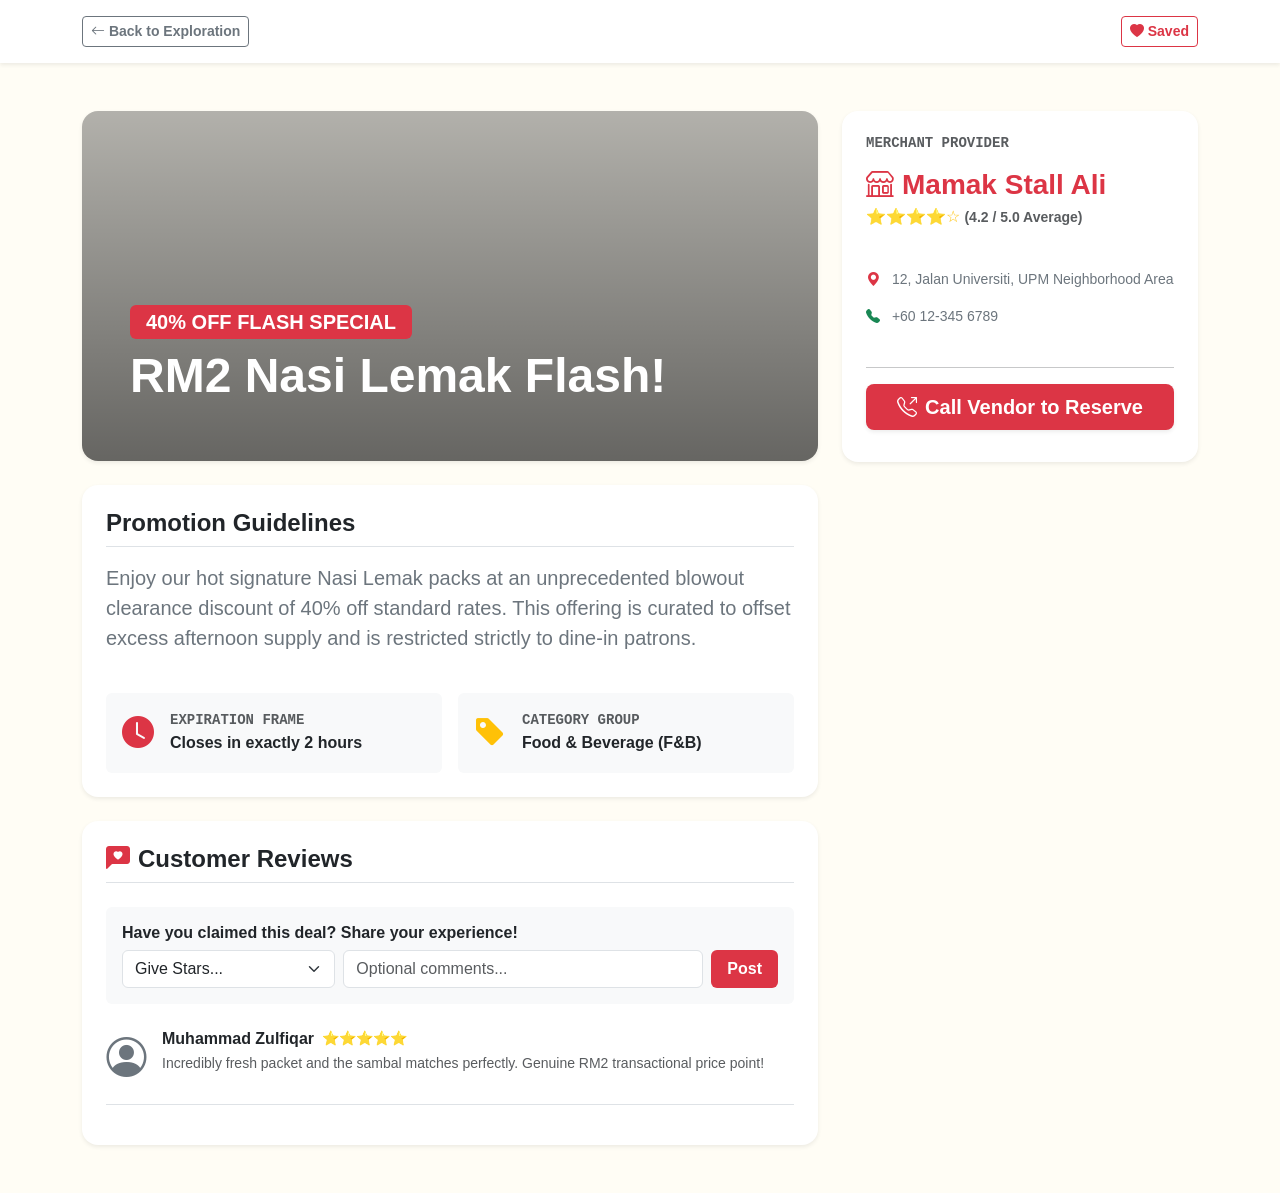
<file: deal-detail.html.html>
<!DOCTYPE html>
<html lang="en">
<head>
    <meta charset="UTF-8">
    <meta name="viewport" content="width=device-width, initial-scale=1.0">
    <title>LokalDeals - Deal Deep-Dive Details</title>
    <link href="https://cdn.jsdelivr.net/npm/bootstrap@5.3.0/dist/css/bootstrap.min.css" rel="stylesheet">
    <link href="https://cdn.jsdelivr.net/npm/bootstrap-icons@1.11.3/font/bootstrap-icons.min.css" rel="stylesheet">
    <style>
        :root {
            --brand-red: #DC3545;
            --brand-yellow: #FFC107;
        }
        body {
            background-color: #fffdf5;
            font-family: 'Segoe UI', Tahoma, Geneva, Verdana, sans-serif;
        }
        .detail-header-img {
            height: 350px;
            background: linear-gradient(rgba(0,0,0,0.3), rgba(0,0,0,0.6)), 
                        url('https://images.unsplash.com/photo-1563379091339-03b21ab4a4f8?auto=format&fit=crop&w=1200&q=80');
            background-size: cover;
            background-position: center;
            border-radius: 1rem;
        }
        .card-custom {
            border-radius: 1rem;
            border: none;
        }
        .btn-brand-primary {
            background-color: var(--brand-red);
            color: white;
            font-weight: 700;
            border: none;
        }
        .btn-brand-primary:hover {
            background-color: #bd2130;
        }
        .star-rating {
            color: var(--brand-yellow);
        }
    </style>
</head>
<body>

    <div class="bg-white py-3 shadow-sm mb-5">
        <div class="container d-flex align-items-center justify-content-between">
            <a href="home.html" class="btn btn-outline-secondary btn-sm fw-bold">
                <i class="bi bi-arrow-left"></i> Back to Exploration
            </a>
            <button class="btn btn-outline-danger btn-sm fw-bold"><i class="bi bi-heart-fill"></i> Saved</button>
        </div>
    </div>

    <div class="container pb-5">
        <div class="row g-4">
            
            <div class="col-lg-8">
                <div class="detail-header-img p-4 p-sm-5 d-flex align-items-end text-white shadow-sm mb-4">
                    <div>
                        <span class="badge bg-danger fs-5 mb-2 px-3 py-1.5 fw-bold">40% OFF FLASH SPECIAL</span>
                        <h1 class="display-5 fw-bold">RM2 Nasi Lemak Flash!</h1>
                    </div>
                </div>

                <div class="card card-custom shadow-sm p-4 mb-4 bg-white">
                    <h4 class="fw-bold text-dark border-bottom pb-2 mb-3">Promotion Guidelines</h4>
                    <p class="text-secondary fs-5">Enjoy our hot signature Nasi Lemak packs at an unprecedented blowout clearance discount of 40% off standard rates. This offering is curated to offset excess afternoon supply and is restricted strictly to dine-in patrons.</p>
                    
                    <div class="row g-3 mt-2">
                        <div class="col-sm-6">
                            <div class="p-3 bg-light rounded d-flex align-items-center">
                                <i class="bi bi-clock-fill text-danger fs-2 me-3"></i>
                                <div>
                                    <small class="text-muted d-block text-uppercase fw-bold font-monospace">Expiration Frame</small>
                                    <span class="fw-bold text-dark">Closes in exactly 2 hours</span>
                                </div>
                            </div>
                        </div>
                        <div class="col-sm-6">
                            <div class="p-3 bg-light rounded d-flex align-items-center">
                                <i class="bi bi-tag-fill text-warning fs-2 me-3"></i>
                                <div>
                                    <small class="text-muted d-block text-uppercase fw-bold font-monospace">Category Group</small>
                                    <span class="fw-bold text-dark">Food & Beverage (F&B)</span>
                                </div>
                            </div>
                        </div>
                    </div>
                </div>

                <div class="card card-custom shadow-sm p-4 bg-white">
                    <h4 class="fw-bold text-dark border-bottom pb-2 mb-4"><i class="bi bi-chat-left-heart-fill text-danger me-2"></i>Customer Reviews</h4>
                    
                    <form class="mb-4 bg-light p-3 rounded" id="reviewSubmitForm">
                        <h6 class="fw-bold text-dark mb-2">Have you claimed this deal? Share your experience!</h6>
                        <div class="row g-2">
                            <div class="col-sm-4">
                                <select class="form-select" required>
                                    <option value="" disabled selected>Give Stars...</option>
                                    <option value="5">⭐⭐⭐⭐⭐ 5 Stars</option>
                                    <option value="4">⭐⭐⭐⭐ 4 Stars</option>
                                    <option value="3">⭐⭐⭐ 3 Stars</option>
                                </select>
                            </div>
                            <div class="col-sm-8 d-flex gap-2">
                                <input type="text" class="form-control" placeholder="Optional comments..." id="commentField">
                                <button type="submit" class="btn btn-brand-primary text-nowrap px-3">Post</button>
                            </div>
                        </div>
                    </form>

                    <div class="d-flex mb-3 border-bottom pb-3">
                        <div class="fs-1 text-secondary me-3"><i class="bi bi-person-circle"></i></div>
                        <div>
                            <div class="d-flex align-items-center mb-1">
                                <h6 class="fw-bold text-dark mb-0 me-2">Muhammad Zulfiqar</h6>
                                <span class="star-rating small">⭐⭐⭐⭐⭐</span>
                            </div>
                            <p class="text-muted small mb-0">Incredibly fresh packet and the sambal matches perfectly. Genuine RM2 transactional price point!</p>
                        </div>
                    </div>
                </div>
            </div>

            <div class="col-lg-4">
                <div class="card card-custom shadow-sm p-4 bg-white sticky-md-top" style="top: 90px; z-index: 5;">
                    <h5 class="fw-bold text-muted small text-uppercase font-monospace mb-3">Merchant Provider</h5>
                    <h3 class="fw-bold text-danger mb-1"><i class="bi bi-shop me-2"></i>Mamak Stall Ali</h3>
                    <div class="star-rating mb-3">⭐⭐⭐⭐☆ <span class="text-muted small fw-bold">(4.2 / 5.0 Average)</span></div>
                    
                    <ul class="list-unstyled text-secondary small my-4 d-flex flex-column gap-3">
                        <li><i class="bi bi-geo-alt-fill text-danger me-2"></i> 12, Jalan Universiti, UPM Neighborhood Area</li>
                        <li><i class="bi bi-telephone-fill text-success me-2"></i> +60 12-345 6789</li>
                    </ul>

                    <hr>
                    <a href="tel:+60123456789" class="btn btn-brand-primary w-100 btn-lg shadow-sm py-2.5 fw-bold mb-2">
                        <i class="bi bi-telephone-outbound me-2"></i>Call Vendor to Reserve
                    </a>
                </div>
            </div>

        </div>
    </div>

    <script src="https://cdn.jsdelivr.net/npm/bootstrap@5.3.0/dist/js/bootstrap.bundle.min.js"></script>
</body>
</html>
</file>
